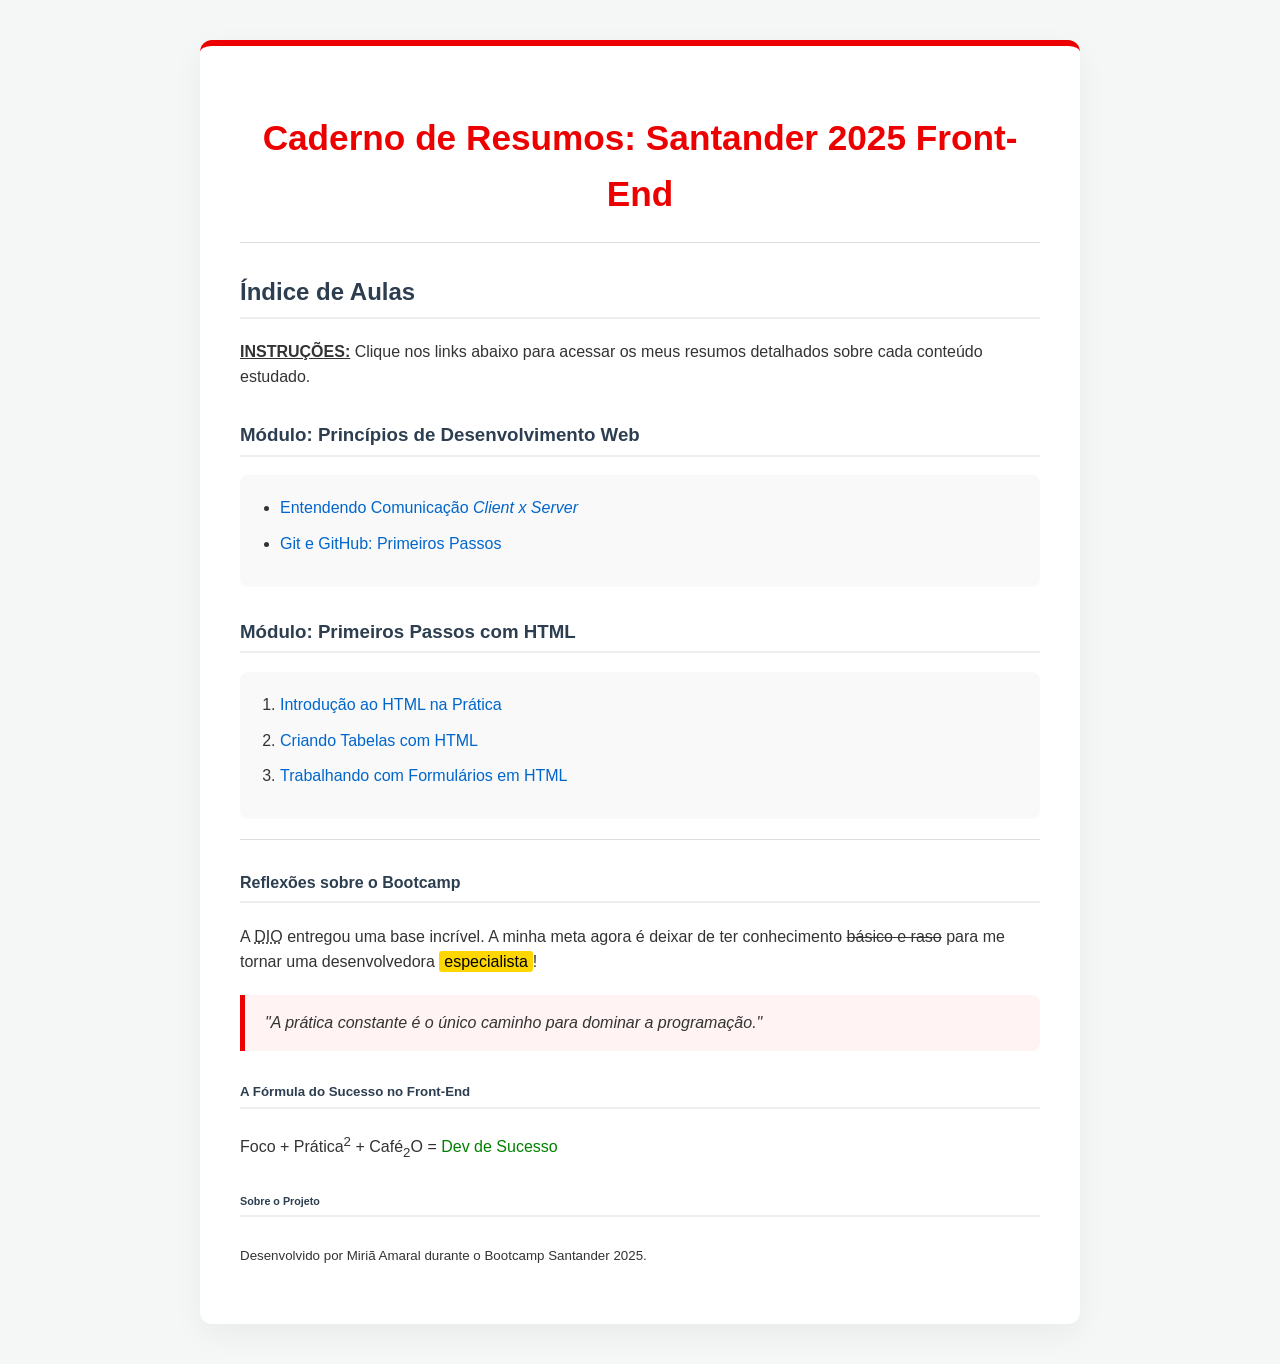
<file: index.html>
<!DOCTYPE html>
<html lang="pt-BR">

<head>
    <meta charset="UTF-8">
    <title>Meus Resumos - Santander Bootcamp 2025</title>
    <link rel="stylesheet" href="style.css">
</head>

<body>
    <div class="container">
        <h1>Caderno de Resumos: Santander 2025 Front-End</h1>
        <hr />
        <h2>Índice de Aulas</h2>
        <p><strong><u>INSTRUÇÕES:</u></strong> Clique nos links abaixo para acessar os meus resumos detalhados sobre
            cada
            conteúdo estudado.</p>

        <h3>Módulo: Princípios de Desenvolvimento Web</h3>
        <ul>
            <li><a href="client-server.html">Entendendo Comunicação <i>Client x Server</i></a></li>
            <li><a href="git-github.html">Git e GitHub: Primeiros Passos</a></li>
        </ul>

        <h3>Módulo: Primeiros Passos com HTML</h3>
        <ol>
            <li><a href="html-pratica.html">Introdução ao HTML na Prática</a></li>
            <li><a href="tabelas.html">Criando Tabelas com HTML</a></li>
            <li><a href="formularios.html">Trabalhando com Formulários em HTML</a></li>
        </ol>
        <hr />

        <h4>Reflexões sobre o Bootcamp</h4>
        <p>A <abbr title="Digital Innovation One">DIO</abbr> entregou uma base incrível. A minha meta agora é deixar de
            ter
            conhecimento <del>básico e raso</del> para me tornar uma desenvolvedora <mark>especialista</mark>!</p>

        <blockquote>"A prática constante é o único caminho para dominar a programação."</blockquote>

        <h5>A Fórmula do Sucesso no Front-End</h5>
        <p>Foco + Prática<sup>2</sup> + Café<sub>2</sub>O = <font color="green">Dev de Sucesso</font>
        </p>

        <h6>Sobre o Projeto</h6>
        <p><small>Desenvolvido por Miriã Amaral durante o Bootcamp Santander 2025.</small></p>
    </div>

</body>

</html>
</file>
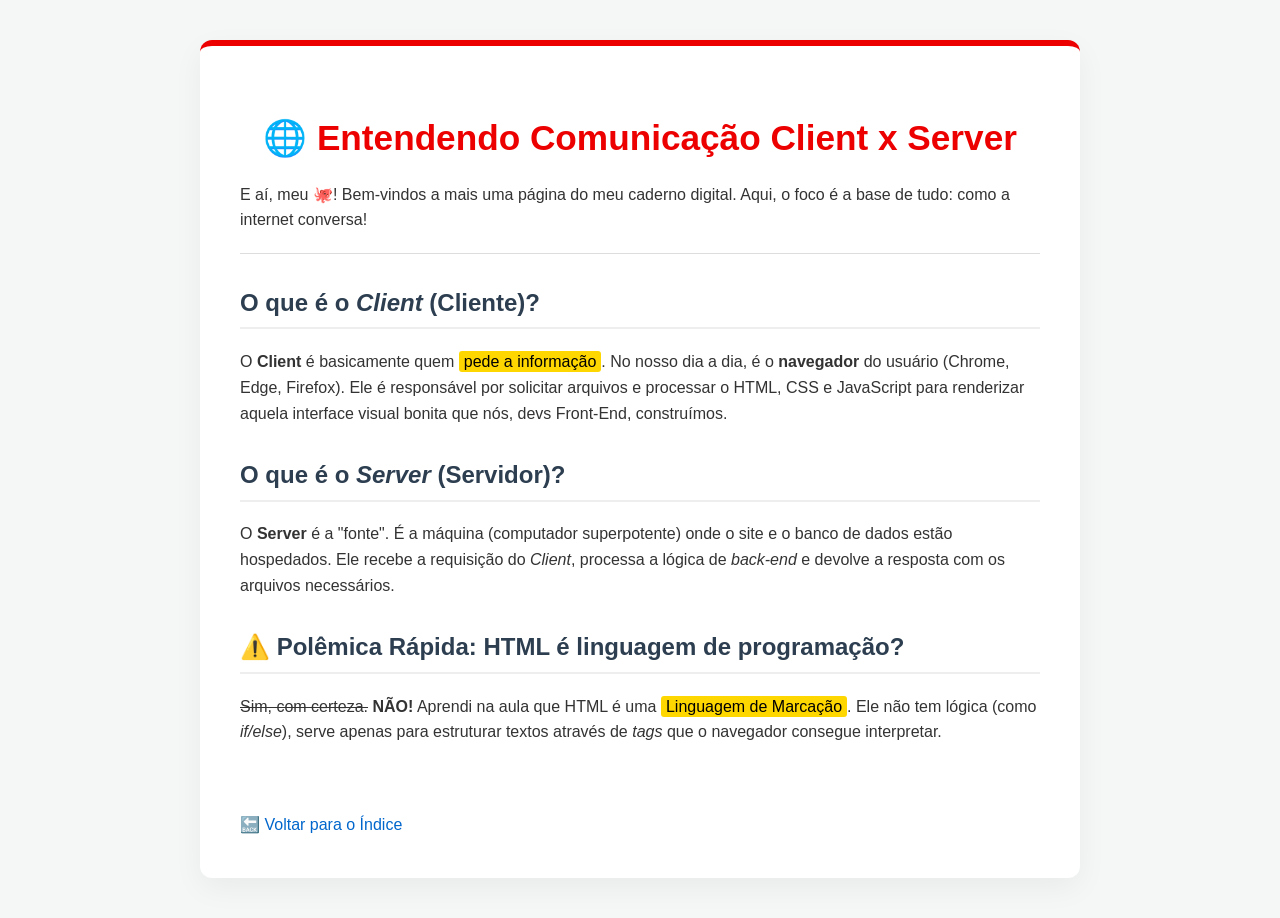
<file: client-server.html>
<!DOCTYPE html>
<html lang="pt-BR">

<head>
    <meta charset="UTF-8">
    <meta name="viewport" content="width=device-width, initial-scale=1.0">
    <title>Resumo: Client x Server</title>
    <link rel="stylesheet" href="style.css">
</head>

<body>
    <div class="container">
    <h1>🌐 Entendendo Comunicação Client x Server</h1>
    <p>E aí, meu 🐙! Bem-vindos a mais uma página do meu caderno digital. Aqui, o foco é a base de tudo: como a internet
        conversa!</p>
    <hr />

    <h2>O que é o <i>Client</i> (Cliente)?</h2>
    <p>O <strong>Client</strong> é basicamente quem <mark>pede a informação</mark>. No nosso dia a dia, é o
        <b>navegador</b> do usuário (Chrome, Edge, Firefox). Ele é responsável por solicitar arquivos e processar o
        HTML, CSS e JavaScript para renderizar aquela interface visual bonita que nós, devs Front-End, construímos.</p>

    <h2>O que é o <i>Server</i> (Servidor)?</h2>
    <p>O <strong>Server</strong> é a "fonte". É a máquina (computador superpotente) onde o site e o banco de dados estão
        hospedados. Ele recebe a requisição do <i>Client</i>, processa a lógica de <i>back-end</i> e devolve a resposta
        com os arquivos necessários.</p>

    <h2>⚠️ Polêmica Rápida: HTML é linguagem de programação?</h2>
    <p><del>Sim, com certeza.</del> <strong>NÃO!</strong> Aprendi na aula que HTML é uma <mark>Linguagem de
            Marcação</mark>. Ele não tem lógica (como <i>if/else</i>), serve apenas para estruturar textos através de
        <i>tags</i> que o navegador consegue interpretar.</p>

    <br><br>

    <a href="index.html">🔙 Voltar para o Índice</a>
    </div>
</body>

</html>
</file>
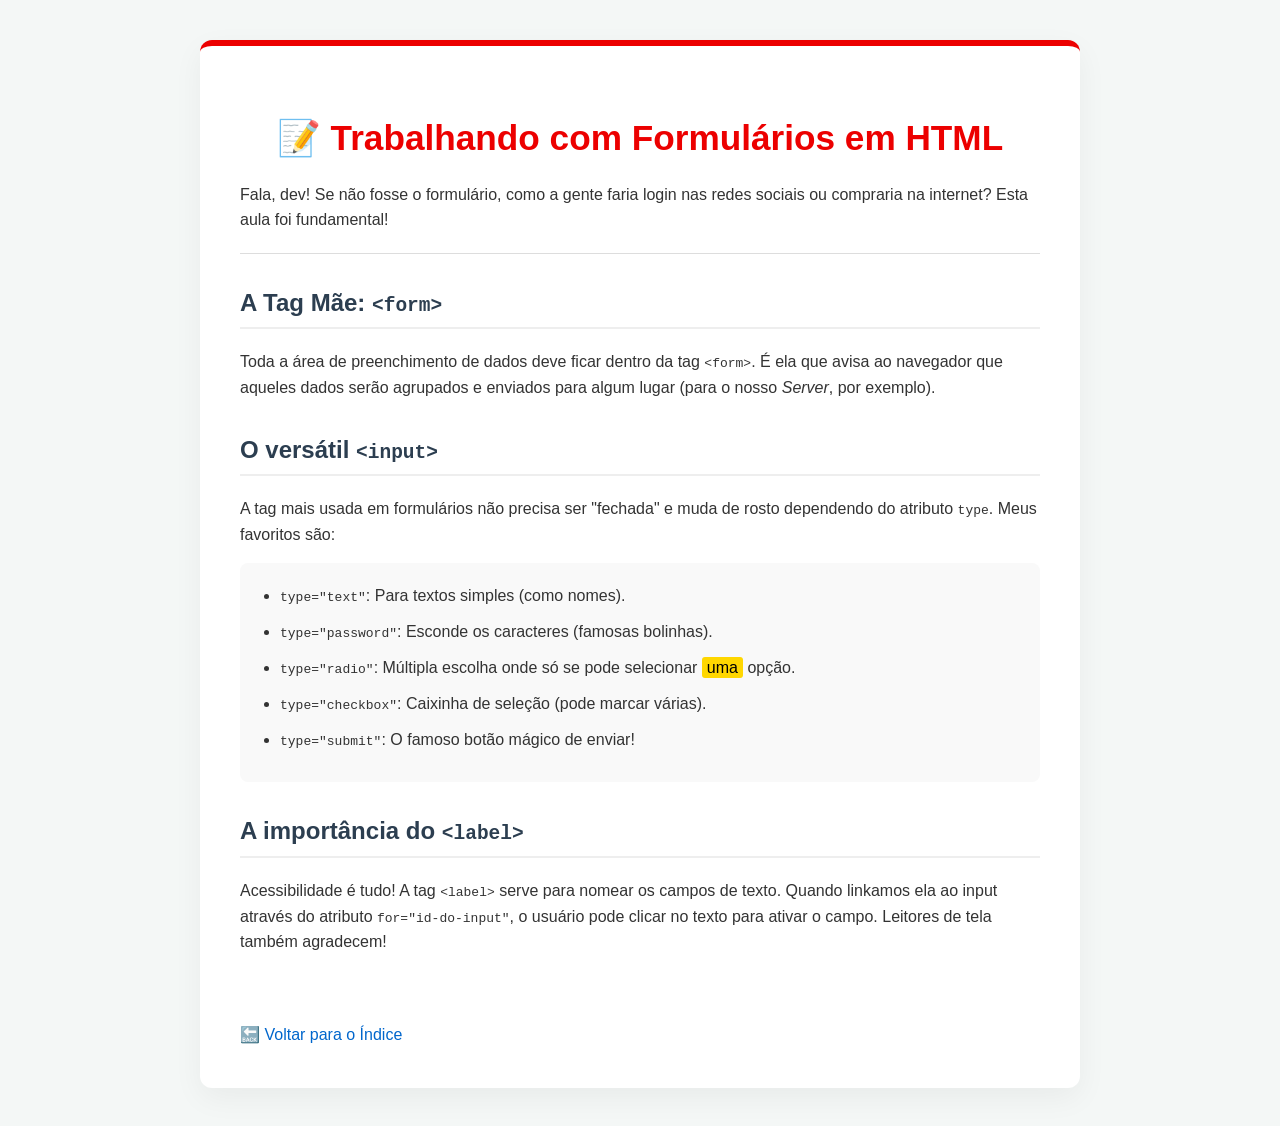
<file: formularios.html>
<!DOCTYPE html>
<html lang="pt-BR">

<head>
    <meta charset="UTF-8">
    <meta name="viewport" content="width=device-width, initial-scale=1.0">
    <title>Resumo: Formulários</title>
    <link rel="stylesheet" href="style.css">
</head>

<body>

    <div class="container">
        <h1>📝 Trabalhando com Formulários em HTML</h1>
        <p>Fala, dev! Se não fosse o formulário, como a gente faria login nas redes sociais ou compraria na internet?
            Esta
            aula foi fundamental!</p>
        <hr />

        <h2>A Tag Mãe: <code>&lt;form&gt;</code></h2>
        <p>Toda a área de preenchimento de dados deve ficar dentro da tag <code>&lt;form&gt;</code>. É ela que avisa ao
            navegador que aqueles dados serão agrupados e enviados para algum lugar (para o nosso <i>Server</i>, por
            exemplo).</p>

        <h2>O versátil <code>&lt;input&gt;</code></h2>
        <p>A tag mais usada em formulários não precisa ser "fechada" e muda de rosto dependendo do atributo
            <code>type</code>. Meus favoritos são:
        </p>
        <ul>
            <li><code>type="text"</code>: Para textos simples (como nomes).</li>
            <li><code>type="password"</code>: Esconde os caracteres (famosas bolinhas).</li>
            <li><code>type="radio"</code>: Múltipla escolha onde só se pode selecionar <mark>uma</mark> opção.</li>
            <li><code>type="checkbox"</code>: Caixinha de seleção (pode marcar várias).</li>
            <li><code>type="submit"</code>: O famoso botão mágico de enviar!</li>
        </ul>

        <h2>A importância do <code>&lt;label&gt;</code></h2>
        <p>Acessibilidade é tudo! A tag <code>&lt;label&gt;</code> serve para nomear os campos de texto. Quando linkamos
            ela
            ao input através do atributo <code>for="id-do-input"</code>, o usuário pode clicar no texto para ativar o
            campo.
            Leitores de tela também agradecem!</p>

        <br><br>
        <a href="index.html">🔙 Voltar para o Índice</a>
    </div>

</body>

</html>
</file>
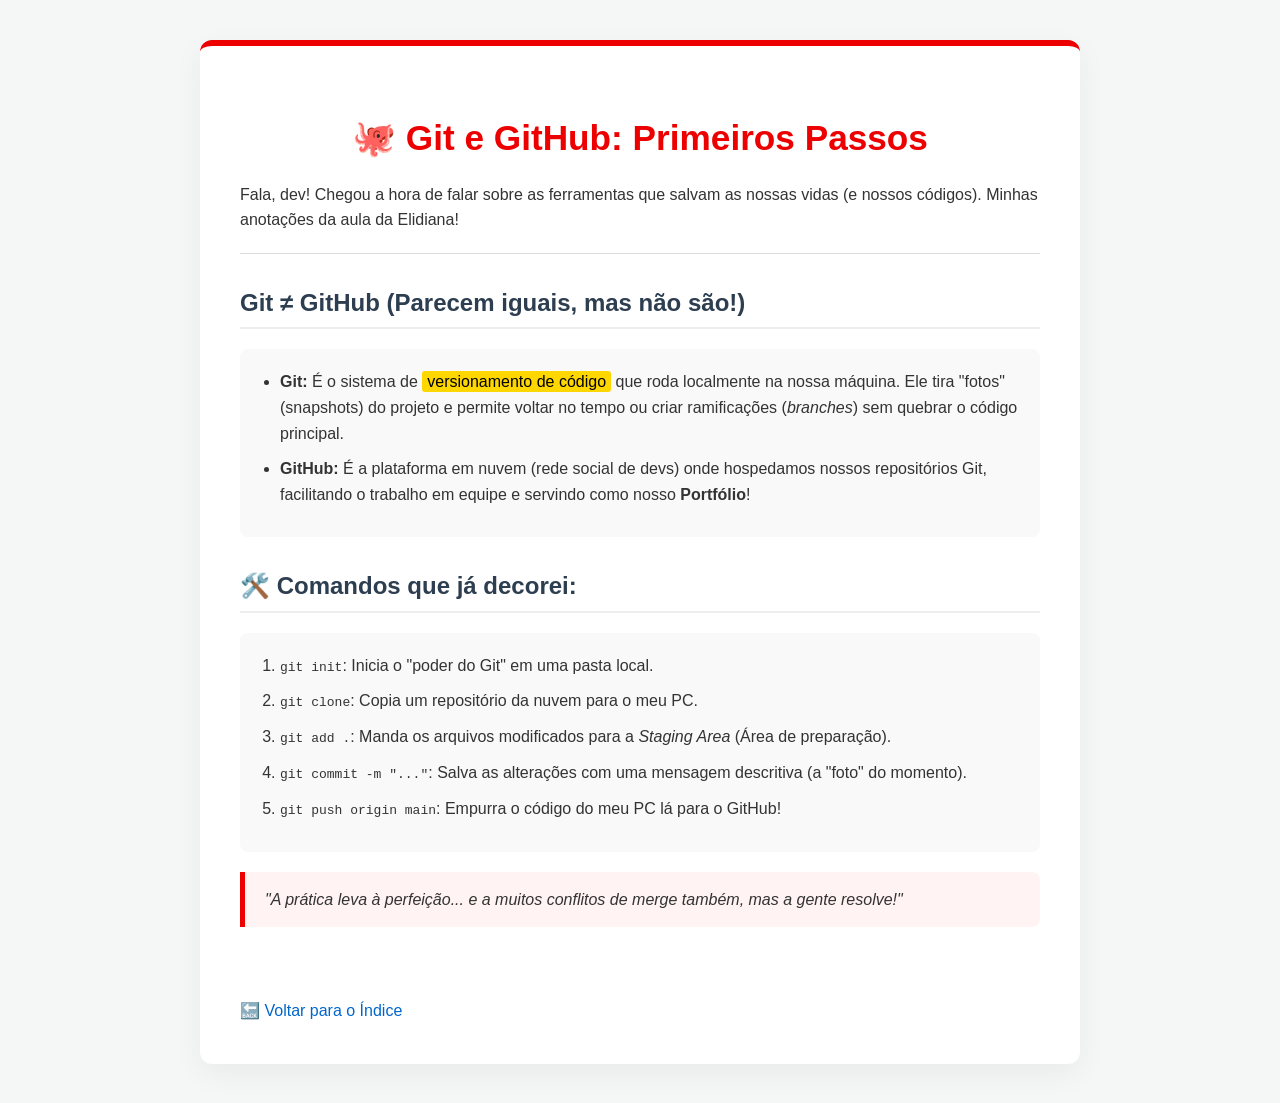
<file: git-github.html>
<!DOCTYPE html>
<html lang="pt-BR">

<head>
    <meta charset="UTF-8">
    <meta name="viewport" content="width=device-width, initial-scale=1.0">
    <title>Resumo: Git e GitHub</title>
    <link rel="stylesheet" href="style.css">
</head>

<body>
    <div class="container">
        <h1>🐙 Git e GitHub: Primeiros Passos</h1>
        <p>Fala, dev! Chegou a hora de falar sobre as ferramentas que salvam as nossas vidas (e nossos códigos). Minhas
            anotações da aula da Elidiana!</p>
        <hr />

        <h2>Git ≠ GitHub (Parecem iguais, mas não são!)</h2>
        <ul>
            <li><strong>Git:</strong> É o sistema de <mark>versionamento de código</mark> que roda localmente na nossa
                máquina. Ele tira "fotos" (snapshots) do projeto e permite voltar no tempo ou criar ramificações
                (<i>branches</i>) sem quebrar o código principal.</li>
            <li><strong>GitHub:</strong> É a plataforma em nuvem (rede social de devs) onde hospedamos nossos
                repositórios
                Git, facilitando o trabalho em equipe e servindo como nosso <b>Portfólio</b>!</li>
        </ul>

        <h2>🛠️ Comandos que já decorei:</h2>
        <ol>
            <li><code>git init</code>: Inicia o "poder do Git" em uma pasta local.</li>
            <li><code>git clone</code>: Copia um repositório da nuvem para o meu PC.</li>
            <li><code>git add .</code>: Manda os arquivos modificados para a <i>Staging Area</i> (Área de preparação).
            </li>
            <li><code>git commit -m "..."</code>: Salva as alterações com uma mensagem descritiva (a "foto" do momento).
            </li>
            <li><code>git push origin main</code>: Empurra o código do meu PC lá para o GitHub!</li>
        </ol>

        <blockquote>"A prática leva à perfeição... e a muitos conflitos de merge também, mas a gente resolve!"
        </blockquote>

        <br><br>
        <a href="index.html">🔙 Voltar para o Índice</a>
    </div>
</body>

</html>
</file>
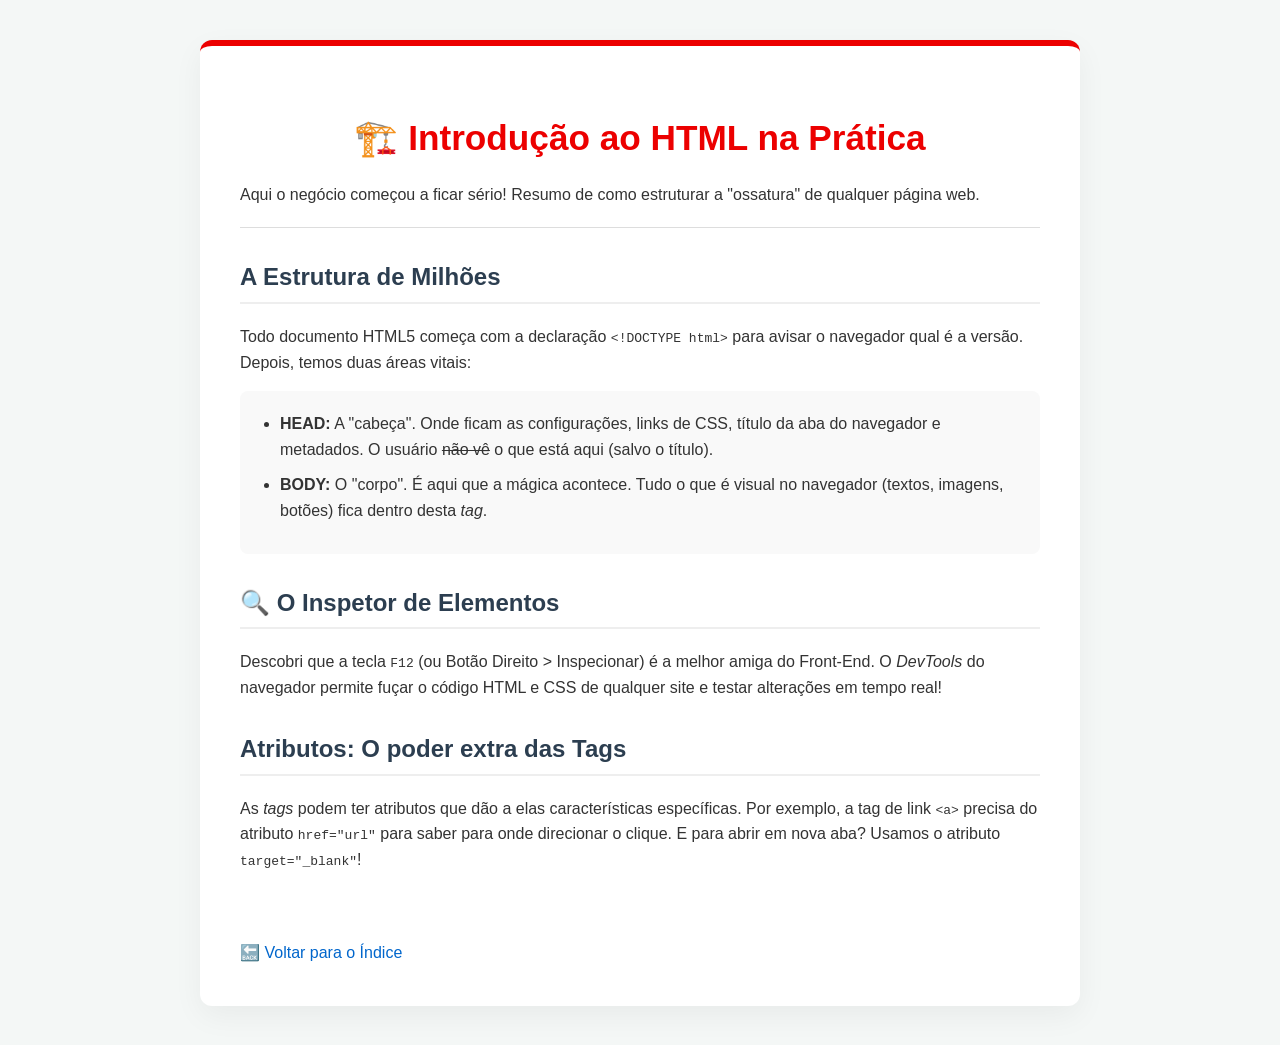
<file: html-pratica.html>
<!DOCTYPE html>
<html lang="pt-BR">

<head>
    <meta charset="UTF-8">
    <meta name="viewport" content="width=device-width, initial-scale=1.0">
    <title>Resumo: HTML na Prática</title>
    <link rel="stylesheet" href="style.css">
</head>

<body>
    <div class="container">
        <h1>🏗️ Introdução ao HTML na Prática</h1>
        <p>Aqui o negócio começou a ficar sério! Resumo de como estruturar a "ossatura" de qualquer página web.</p>
        <hr />

        <h2>A Estrutura de Milhões</h2>
        <p>Todo documento HTML5 começa com a declaração <code>&lt;!DOCTYPE html&gt;</code> para avisar o navegador qual
            é a
            versão. Depois, temos duas áreas vitais:</p>
        <ul>
            <li><strong>HEAD:</strong> A "cabeça". Onde ficam as configurações, links de CSS, título da aba do navegador
                e
                metadados. O usuário <del>não vê</del> o que está aqui (salvo o título).</li>
            <li><strong>BODY:</strong> O "corpo". É aqui que a mágica acontece. Tudo o que é visual no navegador
                (textos,
                imagens, botões) fica dentro desta <i>tag</i>.</li>
        </ul>

        <h2>🔍 O Inspetor de Elementos</h2>
        <p>Descobri que a tecla <kbd>F12</kbd> (ou Botão Direito > Inspecionar) é a melhor amiga do Front-End. O
            <i>DevTools</i> do navegador permite fuçar o código HTML e CSS de qualquer site e testar alterações em tempo
            real!
        </p>

        <h2>Atributos: O poder extra das Tags</h2>
        <p>As <i>tags</i> podem ter atributos que dão a elas características específicas. Por exemplo, a tag de link
            <code>&lt;a&gt;</code> precisa do atributo <code>href="url"</code> para saber para onde direcionar o clique.
            E
            para abrir em nova aba? Usamos o atributo <code>target="_blank"</code>!
        </p>

        <br><br>
        <a href="index.html">🔙 Voltar para o Índice</a>
    </div>
</body>

</html>
</file>
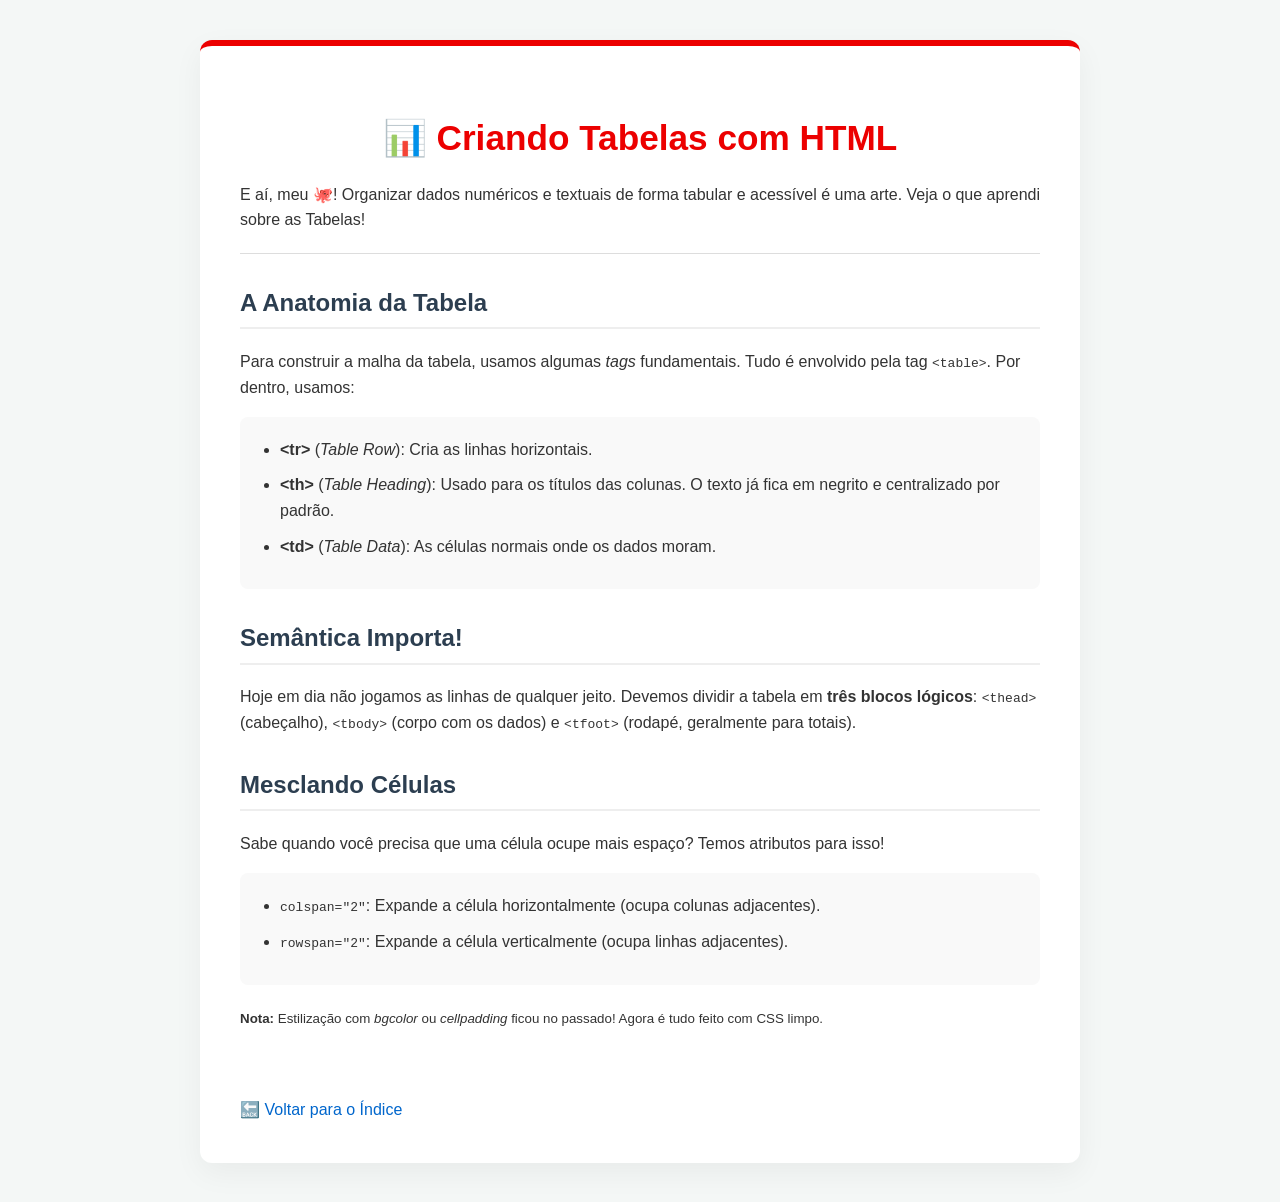
<file: tabelas.html>
<!DOCTYPE html>
<html lang="pt-BR">

<head>
    <meta charset="UTF-8">
    <meta name="viewport" content="width=device-width, initial-scale=1.0">
    <title>Resumo: Criando Tabelas</title>
    <link rel="stylesheet" href="style.css">
</head>

<body>
    <div class="container">
        <h1>📊 Criando Tabelas com HTML</h1>
        <p>E aí, meu 🐙! Organizar dados numéricos e textuais de forma tabular e acessível é uma arte. Veja o que
            aprendi
            sobre as Tabelas!</p>
        <hr />

        <h2>A Anatomia da Tabela</h2>
        <p>Para construir a malha da tabela, usamos algumas <i>tags</i> fundamentais. Tudo é envolvido pela tag
            <code>&lt;table&gt;</code>. Por dentro, usamos:
        </p>
        <ul>
            <li><strong>&lt;tr&gt;</strong> (<i>Table Row</i>): Cria as linhas horizontais.</li>
            <li><strong>&lt;th&gt;</strong> (<i>Table Heading</i>): Usado para os títulos das colunas. O texto já fica
                em
                negrito e centralizado por padrão.</li>
            <li><strong>&lt;td&gt;</strong> (<i>Table Data</i>): As células normais onde os dados moram.</li>
        </ul>

        <h2>Semântica Importa!</h2>
        <p>Hoje em dia não jogamos as linhas de qualquer jeito. Devemos dividir a tabela em <strong>três blocos
                lógicos</strong>: <code>&lt;thead&gt;</code> (cabeçalho), <code>&lt;tbody&gt;</code> (corpo com os
            dados) e
            <code>&lt;tfoot&gt;</code> (rodapé, geralmente para totais).
        </p>

        <h2>Mesclando Células</h2>
        <p>Sabe quando você precisa que uma célula ocupe mais espaço? Temos atributos para isso!</p>
        <ul>
            <li><code>colspan="2"</code>: Expande a célula horizontalmente (ocupa colunas adjacentes).</li>
            <li><code>rowspan="2"</code>: Expande a célula verticalmente (ocupa linhas adjacentes).</li>
        </ul>
        <p><small><b>Nota:</b> Estilização com <i>bgcolor</i> ou <i>cellpadding</i> ficou no passado! Agora é tudo feito
                com
                CSS limpo.</small></p>

        <br><br>
        <a href="index.html">🔙 Voltar para o Índice</a>
    </div>
</body>

</html>
</file>
<file: style.css>
/*
  ====================================================
  ESTILOS DO CADERNO DE RESUMOS - BOAS PRÁTICAS
  Desenvolvido por: Miriã Amaral
  ====================================================
*/

:root {
    --primary-color: #ec0000;
    /* Vermelho Santander */
    --bg-color: #f4f7f6;
    --text-color: #333;
    --card-bg: #ffffff;
}

body {
    font-family: 'Segoe UI', Tahoma, Geneva, Verdana, sans-serif;
    background-color: var(--bg-color);
    color: var(--text-color);
    line-height: 1.6;
    margin: 0;
    padding: 20px;
    justify-content: center;
}

.container {
    background-color: var(--card-bg);
    max-width: 800px;
    width: 100%;
    margin: 20px auto;
    padding: 40px;
    border-radius: 12px;
    box-shadow: 0 10px 30px rgba(0, 0, 0, 0.05);
    border-top: 6px solid var(--primary-color);
}

h1 {
    color: var(--primary-color);
    text-align: center;
    font-size: 2.2rem;
    margin-bottom: 5px;
}

h2,
h3,
h4,
h5,
h6 {
    color: #2c3e50;
    margin-top: 30px;
    border-bottom: 2px solid #eee;
    padding-bottom: 5px;
}

hr {
    border: 0;
    height: 1px;
    background: #ddd;
    margin: 20px 0;
}

ul,
ol {
    background-color: #f9f9f9;
    padding: 20px 20px 20px 40px;
    border-radius: 8px;
    margin-bottom: 20px;
}

li {
    margin-bottom: 10px;
}

a {
    color: #0066cc;
    text-decoration: none;
    font-weight: 500;
    transition: color 0.3s ease;
}

a:hover {
    color: var(--primary-color);
    text-decoration: underline;
}

blockquote {
    background-color: #fff3f3;
    border-left: 5px solid var(--primary-color);
    padding: 15px 20px;
    margin: 20px 0;
    font-style: italic;
    border-radius: 0 8px 8px 0;
}

mark {
    background-color: #ffd700;
    padding: 2px 5px;
    border-radius: 3px;
}

.footer {
    text-align: center;
    margin-top: 40px;
    color: #777;
    border-top: none;
}
</file>
